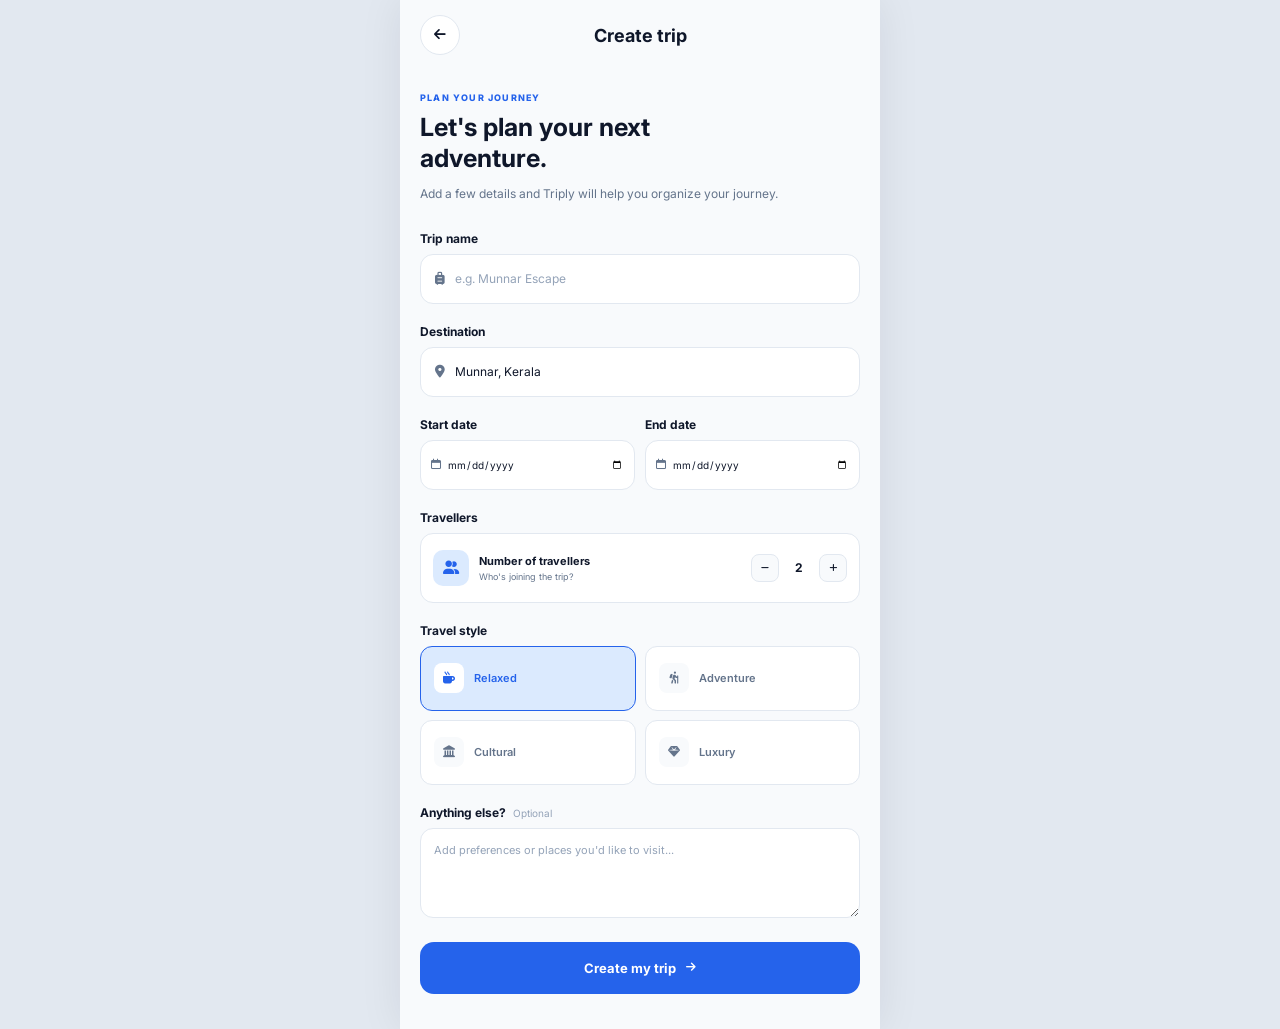
<file: create-trip.html>
<!DOCTYPE html>
<html lang="en">
<head>
    <meta charset="UTF-8">
    <meta name="viewport" content="width=device-width, initial-scale=1.0">

    <title>Triply - Create Trip</title>

    <link rel="preconnect" href="https://fonts.googleapis.com">
    <link rel="preconnect" href="https://fonts.gstatic.com" crossorigin>

    <link
        href="https://fonts.googleapis.com/css2?family=Inter:wght@400;500;600;700;800&display=swap"
        rel="stylesheet"
    >

    <link
        rel="stylesheet"
        href="https://cdnjs.cloudflare.com/ajax/libs/font-awesome/6.5.2/css/all.min.css"
    >

    <link rel="stylesheet" href="create-trip.css">
</head>

<body>

<div class="app-container">

    <!-- Header -->

    <header class="top-header">

        <button class="back-btn" id="backBtn">
            <i class="fa-solid fa-arrow-left"></i>
        </button>

        <h1>Create trip</h1>

        <div class="header-space"></div>

    </header>


    <!-- Main -->

    <main class="content">

        <!-- Intro -->

        <section class="intro">

            <span class="step-label">
                PLAN YOUR JOURNEY
            </span>

            <h2>Let's plan your next adventure.</h2>

            <p>
                Add a few details and Triply will help you
                organize your journey.
            </p>

        </section>


        <!-- Form -->

        <form id="tripForm">


            <!-- Trip Name -->

            <div class="form-group">

                <label for="tripName">
                    Trip name
                </label>

                <div class="input-box">

                    <i class="fa-solid fa-suitcase-rolling"></i>

                    <input
                        type="text"
                        id="tripName"
                        placeholder="e.g. Munnar Escape"
                        required
                    >

                </div>

            </div>


            <!-- Destination -->

            <div class="form-group">

                <label for="destination">
                    Destination
                </label>

                <div class="input-box">

                    <i class="fa-solid fa-location-dot"></i>

                    <input
                        type="text"
                        id="destination"
                        value="Munnar, Kerala"
                        required
                    >

                </div>

            </div>


            <!-- Dates -->

            <div class="date-row">

                <div class="form-group">

                    <label for="startDate">
                        Start date
                    </label>

                    <div class="input-box">

                        <i class="fa-regular fa-calendar"></i>

                        <input
                            type="date"
                            id="startDate"
                            required
                        >

                    </div>

                </div>


                <div class="form-group">

                    <label for="endDate">
                        End date
                    </label>

                    <div class="input-box">

                        <i class="fa-regular fa-calendar"></i>

                        <input
                            type="date"
                            id="endDate"
                            required
                        >

                    </div>

                </div>

            </div>


            <!-- Travellers -->

            <div class="form-group">

                <label>
                    Travellers
                </label>

                <div class="traveller-box">

                    <div class="traveller-info">

                        <div class="traveller-icon">
                            <i class="fa-solid fa-user-group"></i>
                        </div>

                        <div>

                            <strong>Number of travellers</strong>

                            <span>Who's joining the trip?</span>

                        </div>

                    </div>


                    <div class="counter">

                        <button
                            type="button"
                            id="minusBtn"
                        >
                            <i class="fa-solid fa-minus"></i>
                        </button>

                        <span id="travellerCount">
                            2
                        </span>

                        <button
                            type="button"
                            id="plusBtn"
                        >
                            <i class="fa-solid fa-plus"></i>
                        </button>

                    </div>

                </div>

            </div>


            <!-- Travel Style -->

            <div class="form-group">

                <label>
                    Travel style
                </label>

                <div class="style-grid">

                    <button
                        type="button"
                        class="style-option active"
                        data-style="Relaxed"
                    >
                        <i class="fa-solid fa-mug-hot"></i>
                        <span>Relaxed</span>
                    </button>


                    <button
                        type="button"
                        class="style-option"
                        data-style="Adventure"
                    >
                        <i class="fa-solid fa-person-hiking"></i>
                        <span>Adventure</span>
                    </button>


                    <button
                        type="button"
                        class="style-option"
                        data-style="Cultural"
                    >
                        <i class="fa-solid fa-landmark"></i>
                        <span>Cultural</span>
                    </button>


                    <button
                        type="button"
                        class="style-option"
                        data-style="Luxury"
                    >
                        <i class="fa-solid fa-gem"></i>
                        <span>Luxury</span>
                    </button>

                </div>

            </div>


            <!-- Notes -->

            <div class="form-group">

                <label for="notes">
                    Anything else?
                    <span>Optional</span>
                </label>

                <textarea
                    id="notes"
                    placeholder="Add preferences or places you'd like to visit..."
                ></textarea>

            </div>


            <!-- Submit -->

            <button
                type="submit"
                class="create-btn"
            >

                Create my trip

                <i class="fa-solid fa-arrow-right"></i>

            </button>

        </form>

    </main>

</div>


<script src="create-trip.js"></script>

</body>
</html>
</file>
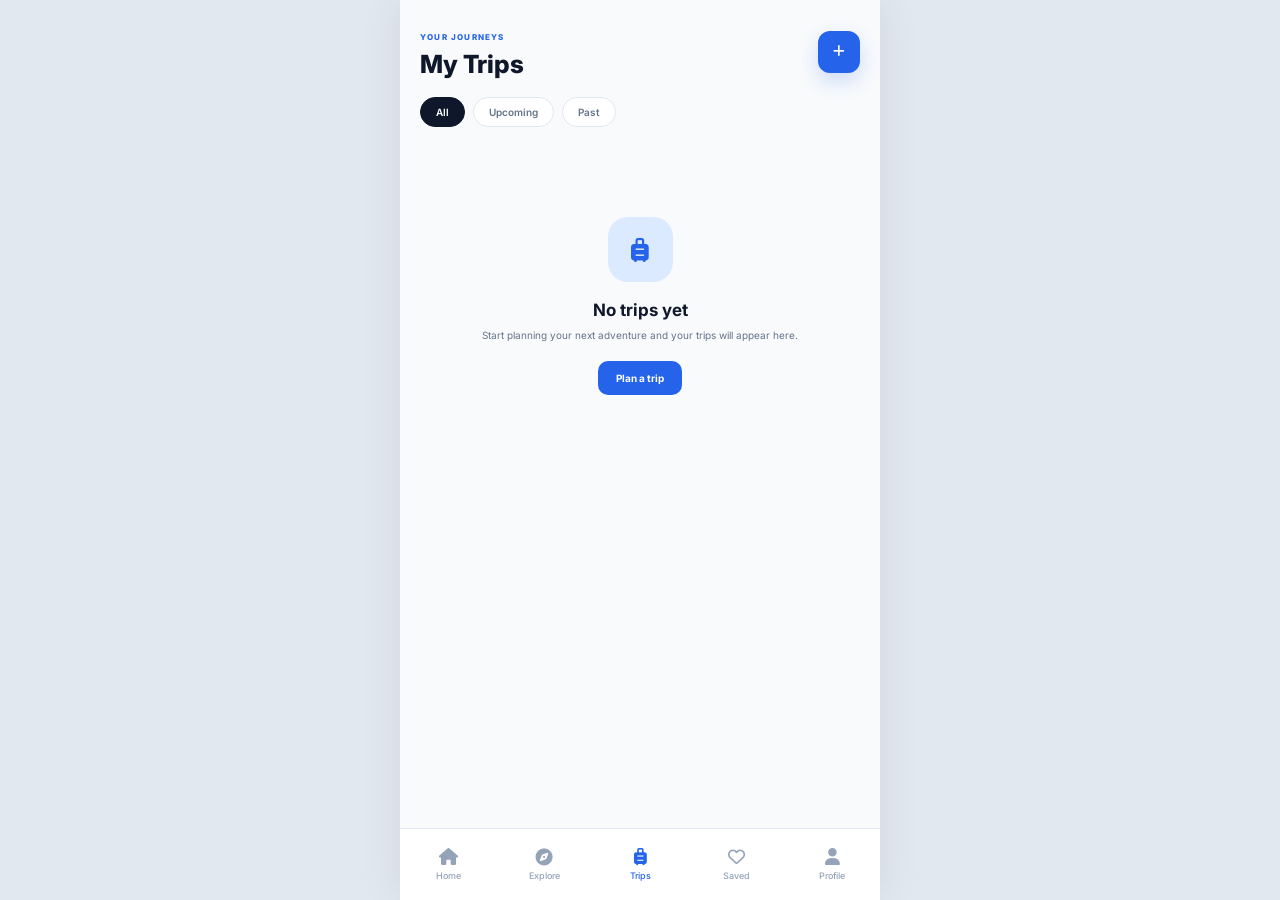
<file: my-trips.html>
<!DOCTYPE html>
<html lang="en">

<head>

    <meta charset="UTF-8">

    <meta
        name="viewport"
        content="width=device-width, initial-scale=1.0"
    >

    <title>Triply - My Trips</title>

    <link rel="preconnect" href="https://fonts.googleapis.com">

    <link
        href="https://fonts.googleapis.com/css2?family=Inter:wght@400;500;600;700;800&display=swap"
        rel="stylesheet"
    >

    <link
        rel="stylesheet"
        href="https://cdnjs.cloudflare.com/ajax/libs/font-awesome/6.5.2/css/all.min.css"
    >

    <link rel="stylesheet" href="my-trips.css">

</head>


<body>


<div class="app-container">


    <!-- HEADER -->

    <header class="top-header">

        <div>

            <span class="page-label">
                YOUR JOURNEYS
            </span>

            <h1>My Trips</h1>

        </div>


        <button class="add-btn" id="addTripBtn">

            <i class="fa-solid fa-plus"></i>

        </button>

    </header>



    <!-- TRIP FILTER -->

    <div class="trip-filters">

        <button
            class="filter-chip active"
            data-filter="all"
        >
            All
        </button>

        <button
            class="filter-chip"
            data-filter="upcoming"
        >
            Upcoming
        </button>

        <button
            class="filter-chip"
            data-filter="past"
        >
            Past
        </button>

    </div>



    <!-- TRIPS -->

    <main class="content">

        <section id="tripsContainer">

            <!-- Trips generated by JavaScript -->

        </section>

    </main>



    <!-- BOTTOM NAV -->

  <nav class="bottom-nav">

    <a href="index.html" class="nav-item">
        <i class="fa-solid fa-house"></i>
        <span>Home</span>
    </a>

    <a href="explore.html" class="nav-item">
        <i class="fa-solid fa-compass"></i>
        <span>Explore</span>
    </a>

    <a href="my-trips.html" class="nav-item active">
        <i class="fa-solid fa-suitcase-rolling"></i>
        <span>Trips</span>
    </a>

    <a href="saved.html" class="nav-item">
        <i class="fa-regular fa-heart"></i>
        <span>Saved</span>
    </a>

    <a href="profile.html" class="nav-item">
        <i class="fa-solid fa-user"></i>
        <span>Profile</span>
    </a>

</nav>


</div>


<script src="my-trips.js"></script>

</body>

</html>
</file>
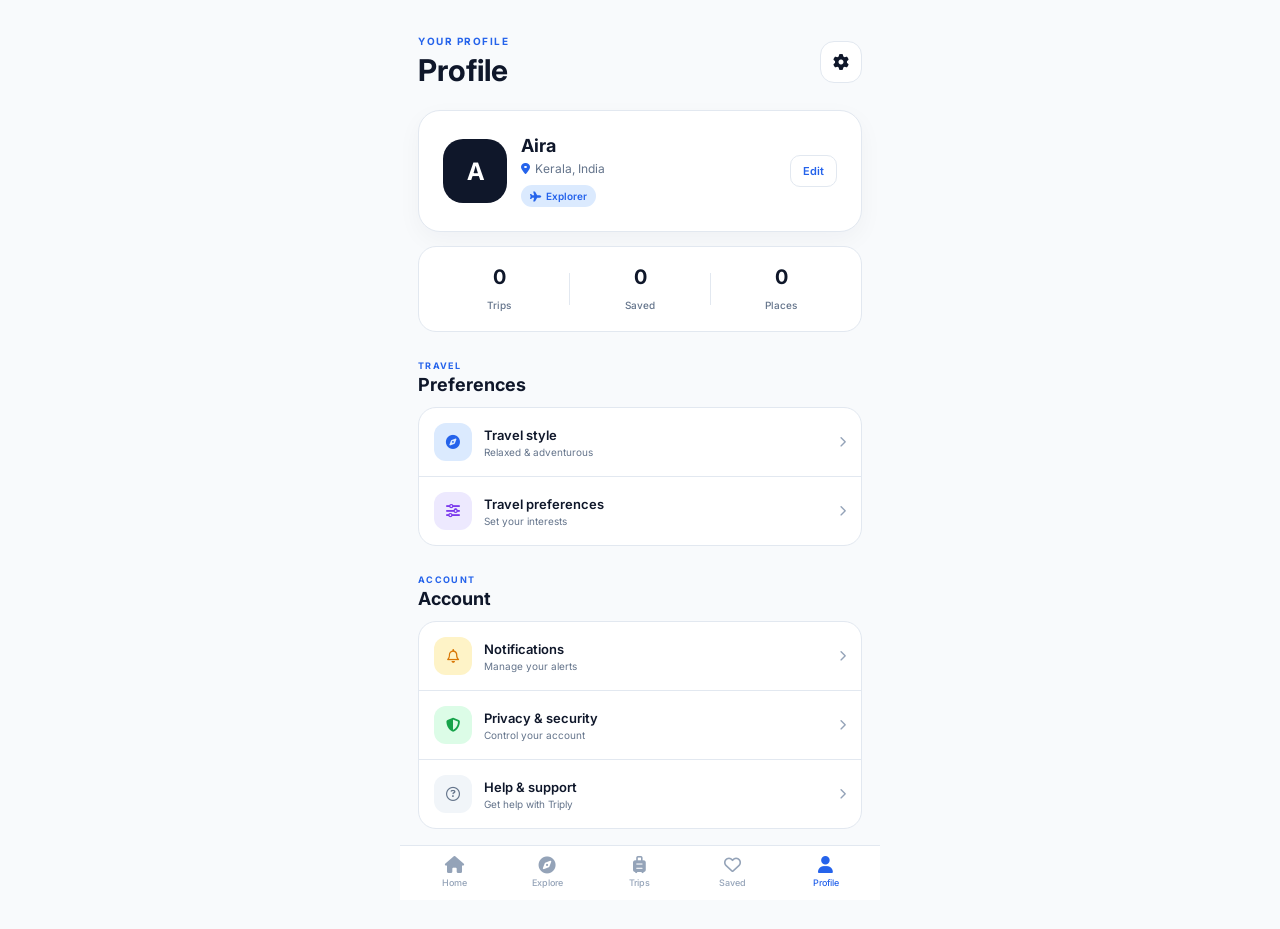
<file: profile.html>
<!DOCTYPE html>
<html lang="en">

<head>

    <meta charset="UTF-8">

    <meta
        name="viewport"
        content="width=device-width, initial-scale=1.0"
    >

    <title>Profile | Triply</title>

    <!-- Google Font -->
    <link
        href="https://fonts.googleapis.com/css2?family=Inter:wght@400;500;600;700&display=swap"
        rel="stylesheet"
    >

    <!-- Font Awesome -->
    <link
        rel="stylesheet"
        href="https://cdnjs.cloudflare.com/ajax/libs/font-awesome/6.5.1/css/all.min.css"
    >

    <!-- Profile CSS -->
    <link
        rel="stylesheet"
        href="profile.css"
    >

</head>

<body>

    <div class="app">

        <!-- Header -->

        <header class="profile-header">

            <div>

                <span class="eyebrow">
                    YOUR PROFILE
                </span>

                <h1>Profile</h1>

            </div>

            <button
                class="settings-btn"
                id="settingsBtn"
                aria-label="Settings"
            >
                <i class="fa-solid fa-gear"></i>
            </button>

        </header>


        <!-- Profile Card -->

        <section class="profile-card">

            <div class="profile-avatar">
                A
            </div>

            <div class="profile-info">

                <h2>Aira</h2>

                <p>
                    <i class="fa-solid fa-location-dot"></i>
                    Kerala, India
                </p>

                <span class="traveller-badge">
                    <i class="fa-solid fa-plane"></i>
                    Explorer
                </span>

            </div>

            <button
                class="edit-profile-btn"
                id="editProfileBtn"
            >
                Edit
            </button>

        </section>


        <!-- Travel Stats -->

        <section class="stats-card">

            <div class="stat">

                <strong id="tripCount">
                    0
                </strong>

                <span>
                    Trips
                </span>

            </div>

            <div class="stat-divider"></div>

            <div class="stat">

                <strong id="savedCount">
                    0
                </strong>

                <span>
                    Saved
                </span>

            </div>

            <div class="stat-divider"></div>

            <div class="stat">

                <strong>
                    0
                </strong>

                <span>
                    Places
                </span>

            </div>

        </section>


        <!-- Preferences -->

        <section class="profile-section">

            <div class="section-heading">

                <div>

                    <span class="section-label">
                        TRAVEL
                    </span>

                    <h2>Preferences</h2>

                </div>

            </div>


            <div class="menu-card">

                <button
                    class="menu-item"
                    id="travelStyleBtn"
                >

                    <div class="menu-icon blue">
                        <i class="fa-solid fa-compass"></i>
                    </div>

                    <div class="menu-text">

                        <strong>
                            Travel style
                        </strong>

                        <span>
                            Relaxed & adventurous
                        </span>

                    </div>

                    <i class="fa-solid fa-chevron-right arrow"></i>

                </button>


                <button
                    class="menu-item"
                    id="travelPreferencesBtn"
                >

                    <div class="menu-icon purple">
                        <i class="fa-solid fa-sliders"></i>
                    </div>

                    <div class="menu-text">

                        <strong>
                            Travel preferences
                        </strong>

                        <span>
                            Set your interests
                        </span>

                    </div>

                    <i class="fa-solid fa-chevron-right arrow"></i>

                </button>

            </div>

        </section>


        <!-- Account -->

        <section class="profile-section">

            <div class="section-heading">

                <div>

                    <span class="section-label">
                        ACCOUNT
                    </span>

                    <h2>Account</h2>

                </div>

            </div>


            <div class="menu-card">

                <button
                    class="menu-item"
                    id="notificationsBtn"
                >

                    <div class="menu-icon orange">
                        <i class="fa-regular fa-bell"></i>
                    </div>

                    <div class="menu-text">

                        <strong>
                            Notifications
                        </strong>

                        <span>
                            Manage your alerts
                        </span>

                    </div>

                    <i class="fa-solid fa-chevron-right arrow"></i>

                </button>


                <button
                    class="menu-item"
                    id="privacyBtn"
                >

                    <div class="menu-icon green">
                        <i class="fa-solid fa-shield-halved"></i>
                    </div>

                    <div class="menu-text">

                        <strong>
                            Privacy & security
                        </strong>

                        <span>
                            Control your account
                        </span>

                    </div>

                    <i class="fa-solid fa-chevron-right arrow"></i>

                </button>


                <button
                    class="menu-item"
                    id="helpBtn"
                >

                    <div class="menu-icon gray">
                        <i class="fa-regular fa-circle-question"></i>
                    </div>

                    <div class="menu-text">

                        <strong>
                            Help & support
                        </strong>

                        <span>
                            Get help with Triply
                        </span>

                    </div>

                    <i class="fa-solid fa-chevron-right arrow"></i>

                </button>

            </div>

        </section>


        <!-- Bottom Navigation -->

    <nav class="bottom-nav">

    <a href="index.html" class="nav-item">
        <i class="fa-solid fa-house"></i>
        <span>Home</span>
    </a>

    <a href="explore.html" class="nav-item">
        <i class="fa-solid fa-compass"></i>
        <span>Explore</span>
    </a>

    <a href="my-trips.html" class="nav-item">
        <i class="fa-solid fa-suitcase-rolling"></i>
        <span>Trips</span>
    </a>

    <a href="saved.html" class="nav-item">
        <i class="fa-regular fa-heart"></i>
        <span>Saved</span>
    </a>

    <a href="profile.html" class="nav-item active">
        <i class="fa-solid fa-user"></i>
        <span>Profile</span>
    </a>

</nav>

    </div>


    <!-- Profile JS -->

    <script src="profile.js"></script>

</body>

</html>
</file>
<file: create-trip.css>
:root {
    --navy: #0F172A;
    --blue: #2563EB;
    --ice-blue: #DBEAFE;
    --background: #F8FAFC;
    --white: #FFFFFF;
    --gray: #64748B;
    --light-gray: #94A3B8;
    --border: #E2E8F0;
}

* {
    margin: 0;
    padding: 0;
    box-sizing: border-box;
}

body {
    font-family: "Inter", sans-serif;
    background: #E2E8F0;
    color: var(--navy);
}

button,
input,
textarea {
    font-family: inherit;
}

button {
    border: none;
    cursor: pointer;
}

.app-container {
    width: 100%;
    max-width: 480px;
    min-height: 100vh;

    margin: auto;

    background: var(--background);

    position: relative;
}


/* =========================
   HEADER
========================= */

.top-header {
    height: 70px;

    display: flex;
    align-items: center;
    justify-content: space-between;

    padding: 0 20px;

    background: var(--background);
}

.top-header h1 {
    font-size: 18px;
    font-weight: 700;
}

.back-btn {
    width: 40px;
    height: 40px;

    border-radius: 50%;

    background: var(--white);

    border: 1px solid var(--border);

    color: var(--navy);

    display: flex;
    align-items: center;
    justify-content: center;

    transition: 0.25s ease;
}

.back-btn:hover {
    color: var(--blue);
    background: var(--ice-blue);
}

.header-space {
    width: 40px;
}


/* =========================
   CONTENT
========================= */

.content {
    padding: 15px 20px 35px;
}


/* =========================
   INTRO
========================= */

.intro {
    margin-bottom: 28px;
}

.step-label {
    display: inline-block;

    color: var(--blue);

    font-size: 9px;
    font-weight: 800;

    letter-spacing: 1.2px;

    margin-bottom: 9px;
}

.intro h2 {
    font-size: 25px;
    line-height: 1.25;

    max-width: 350px;

    margin-bottom: 9px;
}

.intro p {
    color: var(--gray);

    font-size: 12px;
    line-height: 1.6;

    max-width: 360px;
}


/* =========================
   FORM
========================= */

.form-group {
    margin-bottom: 20px;
}

.form-group label {
    display: block;

    font-size: 12px;
    font-weight: 700;

    margin-bottom: 8px;
}

.form-group label span {
    color: var(--light-gray);

    font-size: 10px;
    font-weight: 400;

    margin-left: 4px;
}


/* =========================
   INPUT
========================= */

.input-box {
    height: 50px;

    display: flex;
    align-items: center;

    padding: 0 14px;

    background: var(--white);

    border: 1px solid var(--border);

    border-radius: 13px;

    transition: 0.25s ease;
}

.input-box:focus-within {
    border-color: var(--blue);

    box-shadow:
        0 0 0 3px rgba(37, 99, 235, 0.08);
}

.input-box > i {
    color: var(--gray);

    font-size: 13px;

    margin-right: 10px;
}

.input-box input {
    width: 100%;

    border: none;
    outline: none;

    background: transparent;

    color: var(--navy);

    font-size: 12px;
}

.input-box input::placeholder {
    color: var(--light-gray);
}


/* =========================
   DATE ROW
========================= */

.date-row {
    display: grid;

    grid-template-columns: 1fr 1fr;

    gap: 10px;
}

.date-row .input-box {
    padding: 0 10px;
}

.date-row .input-box > i {
    margin-right: 6px;
    font-size: 11px;
}

.date-row input {
    font-size: 10px;
}


/* =========================
   TRAVELLERS
========================= */

.traveller-box {
    min-height: 70px;

    display: flex;
    align-items: center;
    justify-content: space-between;

    padding: 12px;

    background: var(--white);

    border: 1px solid var(--border);

    border-radius: 13px;
}

.traveller-info {
    display: flex;
    align-items: center;

    gap: 10px;
}

.traveller-icon {
    width: 36px;
    height: 36px;

    border-radius: 10px;

    background: var(--ice-blue);

    color: var(--blue);

    display: flex;
    align-items: center;
    justify-content: center;

    font-size: 13px;
}

.traveller-info strong {
    display: block;

    font-size: 11px;

    margin-bottom: 3px;
}

.traveller-info span {
    display: block;

    color: var(--gray);

    font-size: 9px;
}

.counter {
    display: flex;
    align-items: center;

    gap: 10px;
}

.counter button {
    width: 28px;
    height: 28px;

    border-radius: 8px;

    background: var(--background);

    border: 1px solid var(--border);

    color: var(--navy);

    display: flex;
    align-items: center;
    justify-content: center;
}

.counter button:hover {
    background: var(--ice-blue);
    color: var(--blue);
}

.counter button i {
    font-size: 9px;
}

.counter span {
    width: 20px;

    text-align: center;

    font-size: 12px;
    font-weight: 700;
}


/* =========================
   TRAVEL STYLE
========================= */

.style-grid {
    display: grid;

    grid-template-columns: repeat(2, 1fr);

    gap: 9px;
}

.style-option {
    height: 65px;

    display: flex;
    align-items: center;

    gap: 10px;

    padding: 0 13px;

    background: var(--white);

    border: 1px solid var(--border);

    border-radius: 12px;

    color: var(--gray);

    transition: 0.25s ease;
}

.style-option i {
    width: 30px;
    height: 30px;

    border-radius: 8px;

    background: var(--background);

    display: flex;
    align-items: center;
    justify-content: center;

    font-size: 12px;
}

.style-option span {
    font-size: 11px;
    font-weight: 600;
}

.style-option:hover {
    border-color: var(--blue);
}

.style-option.active {
    background: var(--ice-blue);

    border-color: var(--blue);

    color: var(--blue);
}

.style-option.active i {
    background: var(--white);

    color: var(--blue);
}


/* =========================
   TEXTAREA
========================= */

textarea {
    width: 100%;

    min-height: 90px;

    resize: vertical;

    padding: 13px;

    background: var(--white);

    border: 1px solid var(--border);

    border-radius: 13px;

    outline: none;

    color: var(--navy);

    font-size: 11px;

    line-height: 1.5;

    transition: 0.25s ease;
}

textarea:focus {
    border-color: var(--blue);

    box-shadow:
        0 0 0 3px rgba(37, 99, 235, 0.08);
}

textarea::placeholder {
    color: var(--light-gray);
}


/* =========================
   CREATE BUTTON
========================= */

.create-btn {
    width: 100%;

    height: 52px;

    margin-top: 5px;

    border-radius: 14px;

    background: var(--blue);

    color: var(--white);

    font-size: 13px;
    font-weight: 700;

    display: flex;
    align-items: center;
    justify-content: center;

    gap: 10px;

    transition: 0.25s ease;
}

.create-btn:hover {
    background: #1D4ED8;

    transform: translateY(-1px);
}

.create-btn i {
    font-size: 11px;
}


/* =========================
   RESPONSIVE
========================= */

@media (min-width: 600px) {

    .app-container {
        box-shadow:
            0 0 40px rgba(15, 23, 42, 0.08);
    }

}
</file>
<file: my-trips.css>
:root {

    --navy: #0F172A;
    --blue: #2563EB;
    --ice-blue: #DBEAFE;

    --background: #F8FAFC;
    --white: #FFFFFF;

    --gray: #64748B;
    --light-gray: #94A3B8;

    --border: #E2E8F0;

}


* {

    margin: 0;
    padding: 0;

    box-sizing: border-box;

}


body {

    font-family: "Inter", sans-serif;

    background: #E2E8F0;

    color: var(--navy);

}


button,
a {

    font-family: inherit;

}


button {

    border: none;

    cursor: pointer;

}


a {

    text-decoration: none;

    color: inherit;

}


.app-container {

    width: 100%;

    max-width: 480px;

    min-height: 100vh;

    margin: auto;

    background: var(--background);

    padding-bottom: 90px;

}


/* =========================
   HEADER
========================= */

.top-header {

    padding: 24px 20px 18px;

    display: flex;

    align-items: center;

    justify-content: space-between;

}


.page-label {

    color: var(--blue);

    font-size: 8px;

    font-weight: 800;

    letter-spacing: 1.2px;

}


.top-header h1 {

    margin-top: 5px;

    font-size: 25px;

    font-weight: 800;

}


.add-btn {

    width: 42px;

    height: 42px;

    border-radius: 12px;

    background: var(--blue);

    color: var(--white);

    display: flex;

    align-items: center;

    justify-content: center;

    box-shadow: 0 8px 20px rgba(37, 99, 235, 0.2);

}


.add-btn:hover {

    background: #1D4ED8;

}


/* =========================
   FILTERS
========================= */

.trip-filters {

    display: flex;

    gap: 8px;

    padding: 0 20px 20px;

}


.filter-chip {

    padding: 8px 15px;

    border-radius: 20px;

    background: var(--white);

    border: 1px solid var(--border);

    color: var(--gray);

    font-size: 10px;

    font-weight: 600;

}


.filter-chip.active {

    background: var(--navy);

    border-color: var(--navy);

    color: var(--white);

}


/* =========================
   CONTENT
========================= */

.content {

    padding: 0 20px;

}


/* =========================
   TRIP CARD
========================= */

.trip-card {

    background: var(--white);

    border: 1px solid var(--border);

    border-radius: 18px;

    overflow: hidden;

    margin-bottom: 16px;

    transition: 0.25s ease;

}


.trip-card:hover {

    transform: translateY(-2px);

    box-shadow:
        0 10px 30px rgba(15, 23, 42, 0.08);

}


.trip-image {

    height: 170px;

    position: relative;

}


.trip-image img {

    width: 100%;

    height: 100%;

    object-fit: cover;

}


.trip-status {

    position: absolute;

    top: 12px;

    left: 12px;

    padding: 6px 9px;

    border-radius: 7px;

    background: rgba(255,255,255,0.94);

    color: var(--blue);

    font-size: 8px;

    font-weight: 700;

}


.trip-body {

    padding: 15px;

}


.trip-body h2 {

    font-size: 16px;

    margin-bottom: 5px;

}


.trip-location {

    display: flex;

    align-items: center;

    gap: 5px;

    color: var(--gray);

    font-size: 9px;

}


.trip-location i {

    color: var(--blue);

}


.trip-meta {

    display: flex;

    gap: 15px;

    margin-top: 14px;

    padding-top: 12px;

    border-top: 1px solid var(--border);

}


.meta-item {

    display: flex;

    align-items: center;

    gap: 6px;

    color: var(--gray);

    font-size: 8px;

}


.meta-item i {

    color: var(--blue);

}


.trip-action {

    width: 100%;

    height: 40px;

    margin-top: 14px;

    border-radius: 10px;

    background: var(--ice-blue);

    color: var(--blue);

    font-size: 10px;

    font-weight: 700;

}


.trip-action:hover {

    background: var(--blue);

    color: var(--white);

}


/* =========================
   EMPTY STATE
========================= */

.empty-state {

    text-align: center;

    padding: 70px 25px;

}


.empty-icon {

    width: 65px;

    height: 65px;

    margin: auto;

    border-radius: 20px;

    background: var(--ice-blue);

    color: var(--blue);

    display: flex;

    align-items: center;

    justify-content: center;

    font-size: 24px;

}


.empty-state h2 {

    margin-top: 18px;

    font-size: 17px;

}


.empty-state p {

    margin-top: 7px;

    color: var(--gray);

    font-size: 10px;

    line-height: 1.6;

}


.create-btn {

    margin-top: 18px;

    padding: 11px 18px;

    border-radius: 10px;

    background: var(--blue);

    color: var(--white);

    font-size: 10px;

    font-weight: 700;

}


/* =========================
   BOTTOM NAV
========================= */

.bottom-nav {

    position: fixed;

    bottom: 0;

    left: 50%;

    transform: translateX(-50%);

    width: 100%;

    max-width: 480px;

    height: 72px;

    background: rgba(255,255,255,0.97);

    backdrop-filter: blur(15px);

    border-top: 1px solid var(--border);

    display: flex;

    justify-content: space-around;

    align-items: center;

    z-index: 50;

}


.nav-item {

    width: 20%;

    display: flex;

    flex-direction: column;

    align-items: center;

    gap: 5px;

    color: var(--light-gray);

    font-size: 9px;

    font-weight: 500;

}


.nav-item i {

    font-size: 17px;

}


.nav-item.active {

    color: var(--blue);

}


@media (min-width: 600px) {

    .app-container {

        box-shadow:
            0 0 40px rgba(15, 23, 42, 0.08);

    }

}
</file>
<file: profile.css>
* {
    margin: 0;
    padding: 0;
    box-sizing: border-box;
}

:root {
    --navy: #0F172A;
    --blue: #2563EB;
    --ice-blue: #DBEAFE;
    --background: #F8FAFC;
    --white: #FFFFFF;
    --gray: #64748B;
    --dark-gray: #334155;
    --border: #E2E8F0;
    --star: #F59E0B;
}

body {
    font-family: "Inter", sans-serif;
    background: var(--background);
    color: var(--navy);
}

button,
a {
    font-family: inherit;
}

button {
    border: none;
    background: none;
    cursor: pointer;
}

a {
    color: inherit;
    text-decoration: none;
}


/* =========================
   APP
========================= */

.app {
    width: 100%;
    max-width: 480px;
    min-height: 100vh;
    margin: 0 auto;
    padding: 24px 18px 100px;
}


/* =========================
   HEADER
========================= */

.profile-header {
    display: flex;
    align-items: center;
    justify-content: space-between;
    margin-bottom: 22px;
}

.eyebrow {
    display: block;
    margin-bottom: 5px;
    color: var(--blue);
    font-size: 10px;
    font-weight: 700;
    letter-spacing: 1.5px;
}

.profile-header h1 {
    font-size: 28px;
    line-height: 1.2;
    font-weight: 700;
}

.settings-btn {
    width: 42px;
    height: 42px;
    display: flex;
    align-items: center;
    justify-content: center;
    border: 1px solid var(--border);
    border-radius: 14px;
    background: var(--white);
    color: var(--navy);
    font-size: 16px;
    transition: 0.2s ease;
}

.settings-btn:hover {
    background: var(--ice-blue);
    color: var(--blue);
}


/* =========================
   PROFILE CARD
========================= */

.profile-card {
    display: flex;
    align-items: center;
    gap: 14px;
    padding: 20px;
    background: var(--white);
    border: 1px solid var(--border);
    border-radius: 22px;
    box-shadow: 0 8px 24px rgba(15, 23, 42, 0.04);
}

.profile-avatar {
    width: 64px;
    height: 64px;
    flex-shrink: 0;

    display: flex;
    align-items: center;
    justify-content: center;

    border-radius: 20px;

    background: var(--navy);
    color: var(--white);

    font-size: 24px;
    font-weight: 700;
}

.profile-info {
    flex: 1;
    min-width: 0;
}

.profile-info h2 {
    margin-bottom: 5px;
    font-size: 18px;
}

.profile-info p {
    display: flex;
    align-items: center;
    gap: 5px;
    margin-bottom: 8px;

    color: var(--gray);
    font-size: 12px;
}

.profile-info p i {
    color: var(--blue);
}

.traveller-badge {
    display: inline-flex;
    align-items: center;
    gap: 5px;

    padding: 5px 9px;

    border-radius: 20px;

    background: var(--ice-blue);
    color: var(--blue);

    font-size: 10px;
    font-weight: 600;
}

.edit-profile-btn {
    padding: 8px 12px;

    border: 1px solid var(--border);
    border-radius: 10px;

    background: var(--white);
    color: var(--blue);

    font-size: 11px;
    font-weight: 600;

    transition: 0.2s ease;
}

.edit-profile-btn:hover {
    background: var(--ice-blue);
}


/* =========================
   STATS
========================= */

.stats-card {
    display: flex;
    align-items: center;
    justify-content: space-around;

    margin-top: 14px;
    padding: 18px 10px;

    background: var(--white);
    border: 1px solid var(--border);
    border-radius: 18px;
}

.stat {
    flex: 1;
    text-align: center;
}

.stat strong {
    display: block;
    margin-bottom: 4px;

    color: var(--navy);
    font-size: 20px;
    font-weight: 700;
}

.stat span {
    color: var(--gray);
    font-size: 10px;
    font-weight: 500;
}

.stat-divider {
    width: 1px;
    height: 32px;
    background: var(--border);
}


/* =========================
   SECTIONS
========================= */

.profile-section {
    margin-top: 28px;
}

.section-heading {
    margin-bottom: 12px;
}

.section-label {
    display: block;
    margin-bottom: 3px;

    color: var(--blue);
    font-size: 9px;
    font-weight: 700;
    letter-spacing: 1.3px;
}

.section-heading h2 {
    font-size: 18px;
    font-weight: 700;
}


/* =========================
   MENU CARD
========================= */

.menu-card {
    overflow: hidden;

    background: var(--white);
    border: 1px solid var(--border);
    border-radius: 18px;
}

.menu-item {
    width: 100%;

    display: flex;
    align-items: center;

    gap: 12px;

    padding: 15px;

    text-align: left;

    transition: background 0.2s ease;
}

.menu-item + .menu-item {
    border-top: 1px solid var(--border);
}

.menu-item:hover {
    background: var(--background);
}


/* =========================
   MENU ICONS
========================= */

.menu-icon {
    width: 38px;
    height: 38px;
    flex-shrink: 0;

    display: flex;
    align-items: center;
    justify-content: center;

    border-radius: 12px;

    font-size: 14px;
}

.menu-icon.blue {
    background: var(--ice-blue);
    color: var(--blue);
}

.menu-icon.purple {
    background: #EDE9FE;
    color: #7C3AED;
}

.menu-icon.orange {
    background: #FEF3C7;
    color: #D97706;
}

.menu-icon.green {
    background: #DCFCE7;
    color: #16A34A;
}

.menu-icon.gray {
    background: #F1F5F9;
    color: var(--gray);
}


/* =========================
   MENU TEXT
========================= */

.menu-text {
    flex: 1;
    min-width: 0;
}

.menu-text strong {
    display: block;
    margin-bottom: 3px;

    color: var(--navy);
    font-size: 13px;
    font-weight: 600;
}

.menu-text span {
    display: block;

    color: var(--gray);
    font-size: 10px;
}


/* =========================
   ARROW
========================= */

.arrow {
    color: #94A3B8;
    font-size: 11px;
}


/* =========================
   BOTTOM NAVIGATION
========================= */

.bottom-nav {
    position: fixed;
    left: 50%;
    bottom: 0;
    z-index: 100;

    transform: translateX(-50%);

    width: 100%;
    max-width: 480px;

    display: flex;
    justify-content: space-around;
    align-items: center;

    padding: 10px 8px 12px;

    background: rgba(255, 255, 255, 0.96);
    border-top: 1px solid var(--border);

    backdrop-filter: blur(12px);
}

.nav-item {
    min-width: 52px;

    display: flex;
    flex-direction: column;
    align-items: center;
    gap: 4px;

    color: #94A3B8;

    font-size: 9px;
    font-weight: 500;

    transition: 0.2s ease;
}

.nav-item i {
    font-size: 17px;
}

.nav-item.active {
    color: var(--blue);
}

.nav-item:hover {
    color: var(--blue);
}


/* =========================
   DESKTOP
========================= */

@media (min-width: 768px) {

    .app {
        padding-top: 35px;
    }

    .profile-header h1 {
        font-size: 30px;
    }

    .profile-card {
        padding: 24px;
    }

}
</file>
